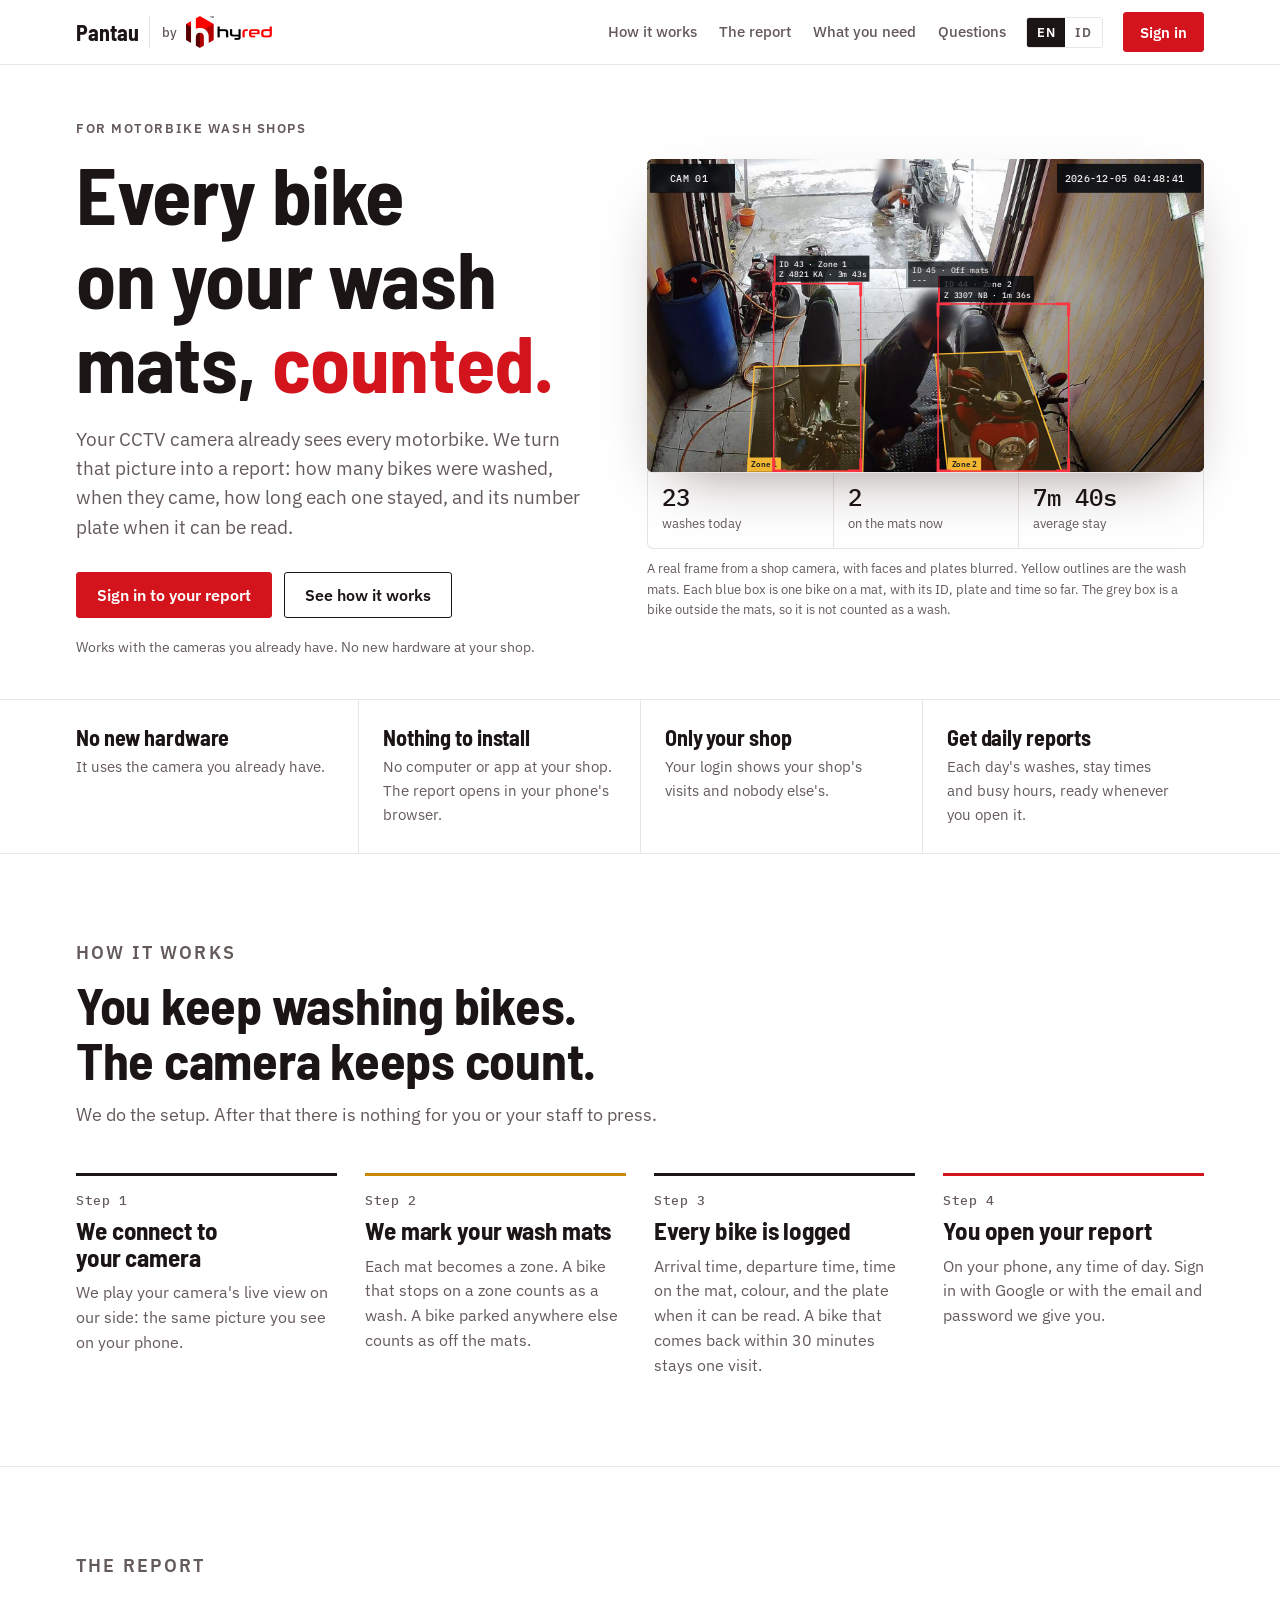
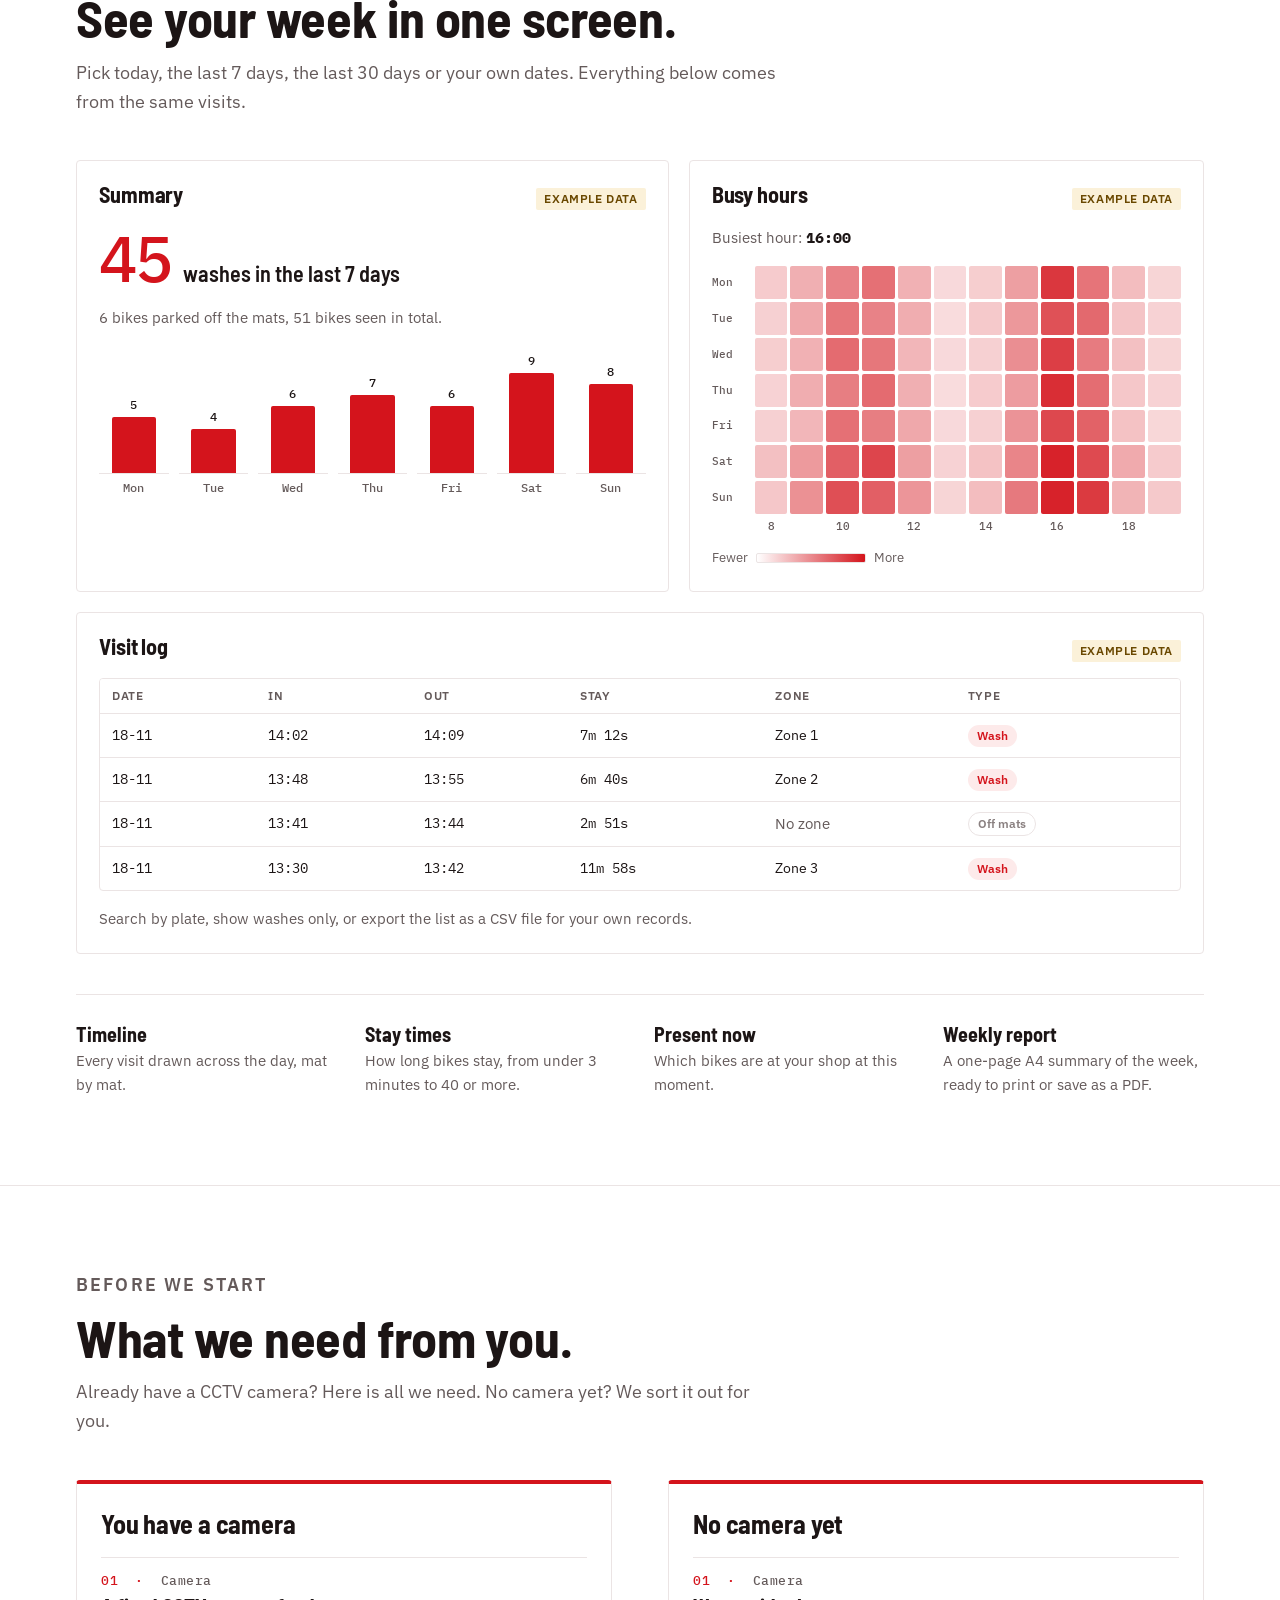
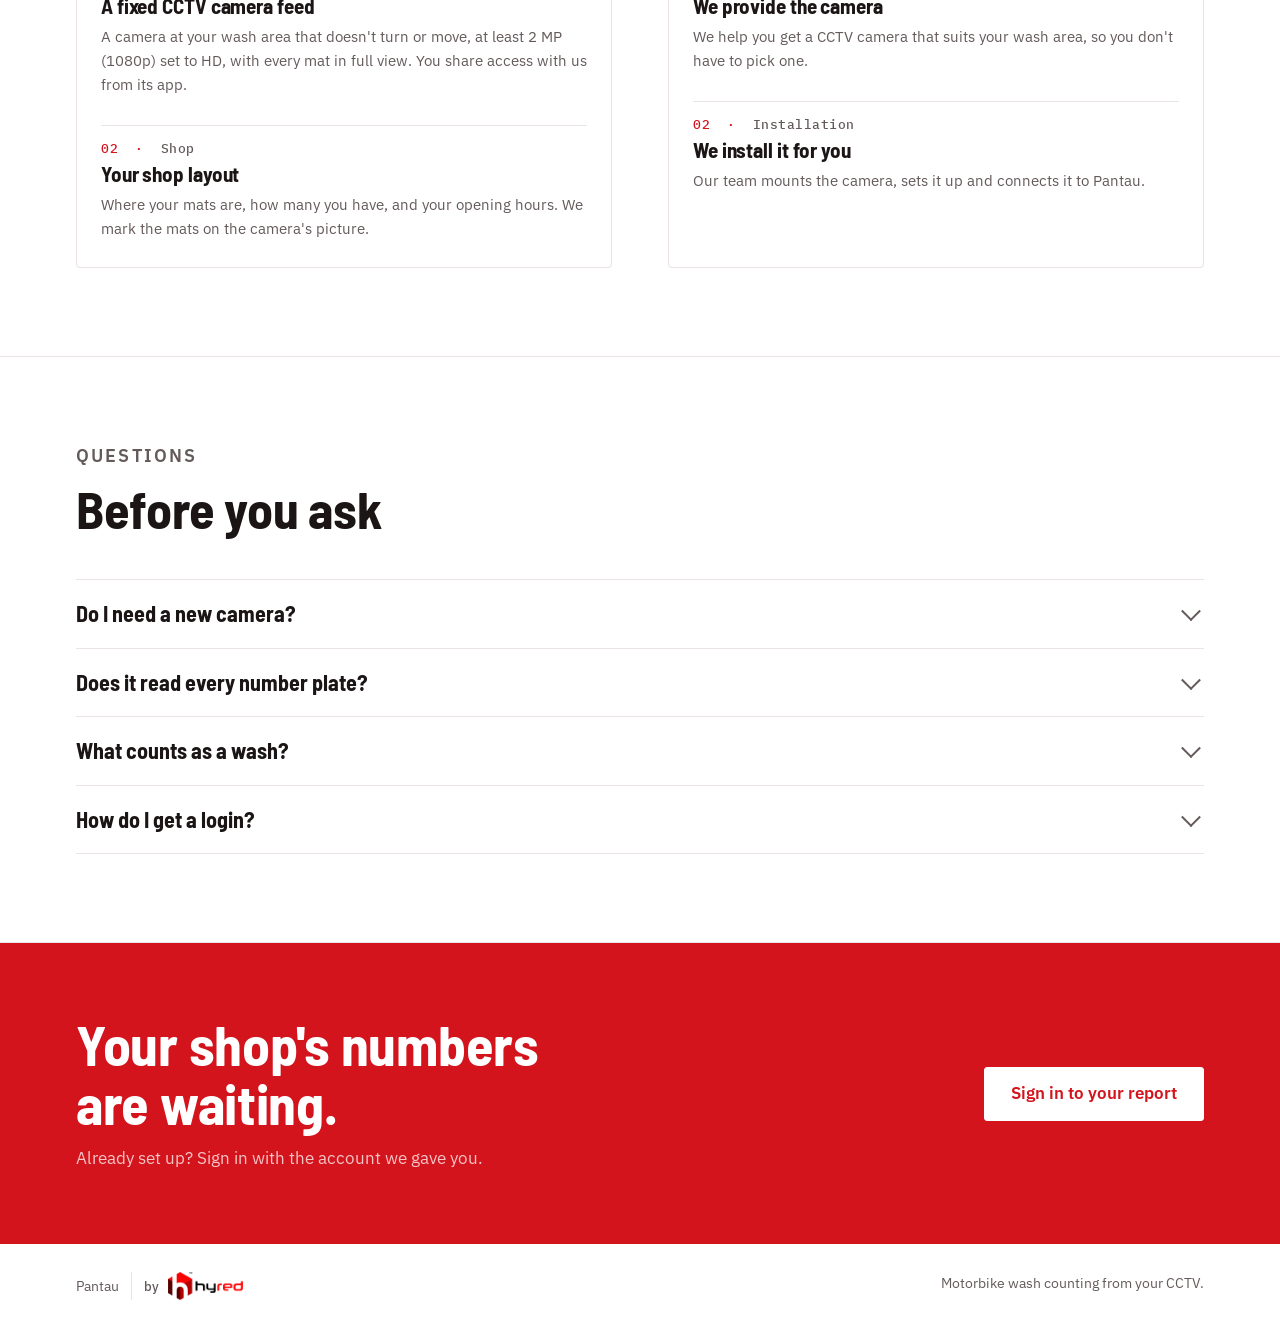
<file: landing.html>
<!doctype html>
<html lang="en">
<head>
<meta charset="utf-8">
<meta name="viewport" content="width=device-width, initial-scale=1, viewport-fit=cover">
<title>Pantau</title>
<meta name="claude:viewport-fit-sides" content="cover">
<meta name="description" content="Your CCTV camera counts every motorbike on your wash mats. Open the report on your phone.">
<link rel="preconnect" href="https://fonts.googleapis.com">
<link rel="preconnect" href="https://fonts.gstatic.com" crossorigin>
<link rel="stylesheet" href="https://fonts.googleapis.com/css2?family=Barlow+Semi+Condensed:wght@600;700&family=IBM+Plex+Mono:wght@500&family=IBM+Plex+Sans:wght@400;500;600&display=swap">
<style>
/* Layout: a camera feed is the hero; below it the page reads like the report itself, a sheet of plain facts, numbers in mono. */
:root{
  /* white and red, one look on every device */
  --bg:#ffffff; --surface:#ffffff; --ink:#1c1515; --muted:#645a5a; --line:#ebe4e4;
  --wash:#d4141c; --wash-ink:#ffffff; --wash-soft:#fdeaea;
  --zone:#c98a00; --zone-soft:#fbf1d9; --zone-ink:#6a4800;
  --off:#8a8080;
  /* camera feed: always a dark video picture */
  --feed-bg:#1a1e21; --feed-ink:#f3eeee; --feed-box:#ff3341; --feed-zone:#f2b632;
  color-scheme:light;
  --display:"Barlow Semi Condensed","Arial Narrow",Arial,sans-serif;
  --body:"IBM Plex Sans",-apple-system,"Segoe UI",Roboto,Arial,sans-serif;
  --mono:"IBM Plex Mono",ui-monospace,Menlo,Consolas,monospace;
  --gutter-l:max(16px, env(safe-area-inset-left, 0px));
  --gutter-r:max(16px, env(safe-area-inset-right, 0px));
}

*{box-sizing:border-box}
html{-webkit-text-size-adjust:100%;scroll-behavior:smooth}
@media (prefers-reduced-motion: reduce){html{scroll-behavior:auto}}
body{margin:0;background:var(--bg);color:var(--ink);font:400 16px/1.6 var(--body);overflow-x:hidden}
h1,h2,h3{font-family:var(--display);font-weight:700;line-height:1.05;margin:0;text-wrap:balance;letter-spacing:-.005em}
p{margin:0}
a{color:var(--wash)}
:focus-visible{outline:2px solid var(--wash);outline-offset:3px}
.num,.mono{font-family:var(--mono);font-variant-numeric:tabular-nums}
.wrap{max-width:1160px;margin:0 auto;padding-left:var(--gutter-l);padding-right:var(--gutter-r)}
.eyebrow{font:600 13px/1.2 var(--body);letter-spacing:.12em;text-transform:uppercase;color:var(--muted)}

/* buttons */
.btn{display:inline-flex;align-items:center;justify-content:center;gap:8px;min-height:46px;padding:0 20px;
  font:600 16px/1 var(--body);text-decoration:none;border:1.5px solid var(--ink);color:var(--ink);background:transparent;
  border-radius:3px;cursor:pointer;transition:background-color .15s,color .15s,transform .15s}
.btn:hover{background:var(--ink);color:var(--bg)}
.btn.primary{background:var(--wash);border-color:var(--wash);color:var(--wash-ink)}
.btn.primary:hover{filter:brightness(.92);background:var(--wash);color:var(--wash-ink)}

/* header */
body::before{content:"";position:fixed;inset:0 0 auto;height:env(safe-area-inset-top, 0px);z-index:10;background:var(--bg)}
.top{position:sticky;top:env(safe-area-inset-top, 0px);z-index:9;background:color-mix(in srgb, var(--bg) 92%, transparent);
  backdrop-filter:saturate(1.4) blur(10px);-webkit-backdrop-filter:saturate(1.4) blur(10px);border-bottom:1px solid var(--line)}
.top .wrap{display:flex;align-items:center;gap:20px;min-height:64px}
.brand{display:flex;align-items:center;gap:10px;text-decoration:none;color:var(--ink);font:700 22px/1 var(--display);margin-right:auto;white-space:nowrap}
/* "by hyred": Pantau is a gethyred product */
.by-hyred{display:inline-flex;align-items:center;gap:8px;padding-left:12px;border-left:1px solid var(--line);
  font:500 13px/1 var(--body);color:var(--muted);letter-spacing:.02em}
.by-hyred img{height:32px;width:auto;display:block}
.foot-brand{display:inline-flex;align-items:center;gap:12px}
.foot-brand .by-hyred img{height:28px}
.nav{display:flex;gap:22px}
.nav a{color:var(--muted);text-decoration:none;font-weight:500;font-size:15px}
.nav a:hover{color:var(--ink)}
.lang{display:inline-flex;border:1px solid var(--line);border-radius:3px;overflow:hidden}
.lang button{font:600 13px/1 var(--body);letter-spacing:.06em;padding:8px 10px;border:0;background:transparent;color:var(--muted);cursor:pointer}
.lang button[aria-pressed="true"]{background:var(--ink);color:var(--bg)}
.top .btn{min-height:40px;padding:0 16px;font-size:15px;white-space:nowrap}
@media (max-width:820px){.nav{display:none}}
@media (max-width:420px){.brand{font-size:19px}.top .wrap{gap:12px}.top .by-hyred{padding-left:8px;gap:6px}.top .by-hyred img{height:26px}}
/* small Androids (360px and less): tighter, so Sign in stays on one line */
@media (max-width:380px){.brand{font-size:18px;gap:8px}.top .wrap{gap:8px}.top .by-hyred{padding-left:7px;gap:4px;font-size:12px}
  .top .by-hyred img{height:22px}.top .lang button{padding:8px 8px}.top .btn{padding:0 11px;font-size:14px}}

/* hero */
.hero{padding-block:56px 40px}
.hero .wrap{display:grid;grid-template-columns:minmax(0,1fr) minmax(0,1.08fr);gap:56px;align-items:center}
.hero h1{font-size:clamp(44px,6.4vw,80px);margin-top:14px}
.hero h1 em{font-style:normal;color:var(--wash)}
.lede{margin-top:22px;font-size:19px;line-height:1.55;color:var(--muted);max-width:34em}
.cta{display:flex;flex-wrap:wrap;gap:12px;margin-top:30px}
.small{margin-top:18px;font-size:14px;color:var(--muted)}
@media (max-width:900px){.hero .wrap{grid-template-columns:minmax(0,1fr);gap:36px}.hero{padding-block:36px 28px}}

/* camera feed */
.feed{margin:0;min-width:0}
.screen{position:relative;width:100%;max-width:100%;aspect-ratio:16/9;background:var(--feed-bg);border-radius:6px;overflow:hidden;
  box-shadow:0 1px 0 var(--line),0 24px 60px -28px rgba(40,10,10,.5)}
.screen canvas{position:absolute;inset:0;width:100%;height:100%;display:block}
.tally{display:grid;grid-template-columns:repeat(3,minmax(0,1fr));gap:1px;background:var(--line);border:1px solid var(--line);border-top:0;
  border-radius:0 0 6px 6px;overflow:hidden;margin-top:-6px;padding-top:6px}
.tally div{background:var(--surface);padding:12px 14px}
.tally b{display:block;font:500 24px/1.1 var(--mono);font-variant-numeric:tabular-nums}
.tally span{font-size:13px;color:var(--muted)}
.feed figcaption{margin-top:10px;font-size:13px;color:var(--muted)}

/* facts strip */
.facts{border-block:1px solid var(--line);background:var(--surface)}
.facts .wrap{display:grid;grid-template-columns:repeat(4,minmax(0,1fr))}
.fact{padding:26px 24px 26px 0;display:grid;gap:6px;align-content:start}
.fact + .fact{padding-left:24px;border-left:1px solid var(--line)}
.fact h3{font-size:22px}
.fact p{font-size:15px;color:var(--muted)}
@media (max-width:900px){
  .facts .wrap{grid-template-columns:repeat(2,minmax(0,1fr))}
  .fact:nth-child(3){padding-left:0;border-left:0}
  .fact:nth-child(n+3){border-top:1px solid var(--line)}
}
@media (max-width:520px){
  .facts .wrap{grid-template-columns:minmax(0,1fr)}
  .fact,.fact + .fact{padding:20px 0;border-left:0}
  .fact + .fact{border-top:1px solid var(--line)}
}

/* sections */
.sec{padding-block:88px}
.sec-head{display:grid;gap:14px;max-width:44em;margin-bottom:44px}
.sec-head h2{font-size:clamp(34px,4.4vw,52px)}
.sec-head p{font-size:18px;color:var(--muted)}
@media (max-width:640px){.sec{padding-block:60px}}

/* how it works: a real sequence */
.steps{list-style:none;margin:0;padding:0;display:grid;grid-template-columns:repeat(4,minmax(0,1fr));gap:28px;counter-reset:step}
.steps li{counter-increment:step;display:grid;gap:10px;align-content:start;padding-top:18px;border-top:3px solid var(--ink);min-width:0}
.steps li::before{content:"Step " counter(step);font:500 13px/1 var(--mono);color:var(--muted);letter-spacing:.04em}
html[lang="id"] .steps li::before{content:"Langkah " counter(step)}
.steps h3{font-size:25px}
.steps p{color:var(--muted);font-size:15.5px}
.steps li:nth-child(2){border-top-color:var(--zone)}
.steps li:last-child{border-top-color:var(--wash)}
@media (max-width:980px){.steps{grid-template-columns:repeat(2,minmax(0,1fr));gap:36px 28px}}
@media (max-width:560px){.steps{grid-template-columns:minmax(0,1fr)}}

/* requirements: what the shop owner provides */
.reqs{list-style:none;margin:0;padding:0;display:grid;grid-template-columns:repeat(4,minmax(0,1fr));gap:36px 28px;counter-reset:req}
.reqs li{counter-increment:req;display:grid;gap:8px;align-content:start;padding-top:16px;border-top:1px solid var(--line);min-width:0}
.req-tag{font:500 13px/1 var(--mono);color:var(--muted);letter-spacing:.04em}
.req-tag::before{content:counter(req, decimal-leading-zero) "\00a0\00a0·\00a0\00a0";color:var(--wash)}
.reqs h3{font-size:21px}
.reqs p{color:var(--muted);font-size:15px}
@media (max-width:980px){.reqs{grid-template-columns:repeat(2,minmax(0,1fr))}}
@media (max-width:560px){.reqs{grid-template-columns:minmax(0,1fr);gap:28px}}
.req-groups{display:grid;grid-template-columns:repeat(2,minmax(0,1fr));gap:40px 56px}
.req-group{display:grid;gap:20px;align-content:start;min-width:0;padding:26px 24px;background:var(--bg);border:1px solid var(--line);border-top:4px solid var(--wash);border-radius:4px}
.req-gh{font-size:26px}
.req-groups .reqs{grid-template-columns:minmax(0,1fr);gap:28px}
@media (max-width:760px){.req-groups{grid-template-columns:minmax(0,1fr);gap:24px}.req-group{padding:22px 18px}}

/* report preview */
.report{background:var(--surface);border-block:1px solid var(--line)}
.sheet{display:grid;grid-template-columns:minmax(0,1.15fr) minmax(0,1fr);gap:20px}
@media (max-width:900px){.sheet{grid-template-columns:minmax(0,1fr)}}
.panel{border:1px solid var(--line);border-radius:4px;background:var(--bg);padding:22px;min-width:0;display:grid;gap:16px;align-content:start}
.panel-h{display:flex;align-items:baseline;justify-content:space-between;gap:12px;flex-wrap:wrap}
.panel-h h3{font-size:22px}
.chip{font:600 12px/1 var(--body);letter-spacing:.05em;text-transform:uppercase;padding:5px 8px;border-radius:2px;background:var(--zone-soft);color:var(--zone-ink);white-space:nowrap}
.big{display:flex;align-items:baseline;gap:12px;flex-wrap:wrap}
.big b{font:500 64px/1 var(--mono);font-variant-numeric:tabular-nums;color:var(--wash);letter-spacing:-.03em}
.big span{font:600 22px/1.2 var(--display);max-width:14em}
.sub{color:var(--muted);font-size:15px}
.bars{display:grid;grid-template-columns:repeat(7,minmax(0,1fr));column-gap:10px;font:500 12px/1 var(--mono);font-variant-numeric:tabular-nums}
.bars .col{height:128px;display:flex;flex-direction:column;justify-content:flex-end;align-items:center;gap:6px;border-bottom:1px solid var(--line)}
.bars .col i{display:block;width:64%;background:var(--wash);border-radius:2px 2px 0 0}
.bars .v{color:var(--ink)}
.bars .d{text-align:center;color:var(--muted);padding-top:8px}

.heat{display:grid;grid-template-columns:40px repeat(12,minmax(0,1fr));gap:3px;font:500 11px/1 var(--mono);color:var(--muted)}
.heat i{display:block;aspect-ratio:1;border-radius:2px;background:color-mix(in srgb, var(--wash) var(--p), var(--surface))}
.heat .rl{align-self:center}
.heat .cl{text-align:center;padding-top:4px}
.legend{display:flex;align-items:center;gap:8px;font-size:13px;color:var(--muted)}
.legend .ramp{width:110px;height:10px;border-radius:2px;background:linear-gradient(90deg,var(--surface),var(--wash));border:1px solid var(--line)}

.tw{overflow-x:auto;border:1px solid var(--line);border-radius:4px;background:var(--surface)}
table{border-collapse:collapse;width:100%;font-size:14px;min-width:420px}
th,td{text-align:left;padding:10px 12px;border-bottom:1px solid var(--line);white-space:nowrap}
th{font:600 12px/1.2 var(--body);letter-spacing:.06em;text-transform:uppercase;color:var(--muted);background:var(--bg)}
tr:last-child td{border-bottom:0}
td.mono{font-size:13.5px}
.plate{font:500 13px/1 var(--mono);padding:4px 7px;border:1.5px solid var(--ink);border-radius:3px;letter-spacing:.04em;display:inline-block}
.plate.none{border-color:var(--line);color:var(--muted)}
.pill{font:600 12px/1 var(--body);padding:5px 9px;border-radius:99px;display:inline-block}
.pill.w{background:var(--wash-soft);color:var(--wash)}
.pill.o{background:transparent;color:var(--off);border:1px solid var(--line)}
.full{grid-column:1/-1}

.tabs{display:flex;flex-wrap:wrap;gap:10px 28px;margin-top:40px;padding-top:28px;border-top:1px solid var(--line)}
.tabs div{display:grid;gap:4px;min-width:0;flex:1 1 200px}
.tabs b{font:700 20px/1.1 var(--display)}
.tabs span{color:var(--muted);font-size:15px}


/* faq */
.faq{display:grid;gap:0;border-top:1px solid var(--line)}
.faq details{border-bottom:1px solid var(--line)}
.faq summary{cursor:pointer;list-style:none;padding:20px 40px 20px 0;position:relative;font:700 22px/1.25 var(--display)}
.faq summary::-webkit-details-marker{display:none}
.faq summary::after{content:"";position:absolute;right:6px;top:50%;width:12px;height:12px;border-right:2px solid var(--muted);border-bottom:2px solid var(--muted);transform:translateY(-70%) rotate(45deg);transition:transform .2s}
.faq details[open] summary::after{transform:translateY(-30%) rotate(-135deg)}
.faq p{padding:0 0 22px;color:var(--muted);max-width:44em}

/* closing band */
.close{background:var(--wash);color:var(--wash-ink)}
.close .btn.primary,.close .btn.primary:hover{background:var(--surface);border-color:var(--surface);color:var(--wash);filter:none}
.close .btn.primary:hover{transform:translateY(-1px)}
.close :focus-visible{outline-color:var(--wash-ink)}
.close .wrap{padding-block:72px;display:flex;align-items:center;justify-content:space-between;gap:28px;flex-wrap:wrap}
.close h2{font-size:clamp(34px,4.6vw,56px);max-width:13em}
.close p{margin-top:12px;opacity:.75;font-size:17px;max-width:34em}
.close .btn.primary{min-height:54px;padding:0 26px;font-size:17px}
footer{padding-block:28px;color:var(--muted);font-size:14px}
footer .wrap{display:flex;justify-content:space-between;gap:12px;flex-wrap:wrap}

@media (prefers-reduced-motion: no-preference){
  .rise{animation:rise .7s cubic-bezier(.2,.7,.2,1) both}
  .rise.d2{animation-delay:.08s}.rise.d3{animation-delay:.16s}.rise.d4{animation-delay:.24s}
  @keyframes rise{from{transform:translateY(10px)}to{transform:none}}
}
</style>
</head>
<body>

<header class="top">
  <div class="wrap">
    <a class="brand" href="#top" aria-label="Pantau by hyred">
      <span data-i18n="brand">Pantau</span>
      <span class="by-hyred"><span data-i18n="byHyred">by</span><img src="img/hyred-logo-wide.png" alt="hyred" width="344" height="128"></span>
    </a>
    <nav class="nav" aria-label="Sections">
      <a href="#how" data-i18n="navHow">How it works</a>
      <a href="#report" data-i18n="navReport">The report</a>
      <a href="#needs" data-i18n="navReq">What you need</a>
      <a href="#faq" data-i18n="navFaq">Questions</a>
    </nav>
    <div class="lang" role="group" aria-label="Language">
      <button type="button" id="langEn" data-lang="en" aria-pressed="true">EN</button>
      <button type="button" id="langId" data-lang="id" aria-pressed="false">ID</button>
    </div>
    <a class="btn primary js-signin" href="https://wash-mat-report.vercel.app/" data-i18n="signIn">Sign in</a>
  </div>
</header>

<main id="top">
  <section class="hero">
    <div class="wrap">
      <div>
        <p class="eyebrow rise" data-i18n="eyebrow">For motorbike wash shops</p>
        <h1 class="rise d2"><span data-i18n="h1a">Every bike on your wash mats,</span> <em data-i18n="h1b">counted.</em></h1>
        <p class="lede rise d3" data-i18n="lede">Your CCTV camera already sees every motorbike. We turn that picture into a report: how many bikes were washed, when they came, how long each one stayed, and its number plate when it can be read.</p>
        <div class="cta rise d4">
          <a class="btn primary js-signin" href="https://wash-mat-report.vercel.app/">
            <span data-i18n="ctaSignIn">Sign in to your report</span>
          </a>
          <a class="btn" href="#how" data-i18n="ctaHow">See how it works</a>
        </div>
        <p class="small rise d4">
          <span data-i18n="smallNote">Works with the cameras you already have. No new hardware at your shop.</span>
        </p>
      </div>

      <figure class="feed">
        <div class="screen"><canvas id="cam" data-src="landing-hero.jpg" aria-label="A shop camera view: two motorbikes on the wash mats, each boxed with its ID, plate and time on the mat, and one bike washed outside the mats." role="img"></canvas></div>
        <div class="tally" aria-live="off">
          <div><b id="tWash" class="num">23</b><span data-i18n="tWash">washes today</span></div>
          <div><b id="tNow" class="num">2</b><span data-i18n="tNow">on the mats now</span></div>
          <div><b id="tAvg" class="num">7m 40s</b><span data-i18n="tAvg">average stay</span></div>
        </div>
        <figcaption data-i18n="caption">A real frame from a shop camera, with faces and plates blurred. Yellow outlines are the wash mats. Each blue box is one bike on a mat, with its ID, plate and time so far. The grey box is a bike outside the mats, so it is not counted as a wash.</figcaption>
      </figure>
    </div>
  </section>

  <section class="facts" aria-label="At a glance">
    <div class="wrap">
      <div class="fact"><h3 data-i18n="f1h">No new hardware</h3><p data-i18n="f1p">It uses the camera you already have.</p></div>
      <div class="fact"><h3 data-i18n="f2h">Nothing to install</h3><p data-i18n="f2p">No computer or app at your shop. The report opens in your phone's browser.</p></div>
      <div class="fact"><h3 data-i18n="f3h">Only your shop</h3><p data-i18n="f3p">Your login shows your shop's visits and nobody else's.</p></div>
      <div class="fact"><h3 data-i18n="f4h">Get daily reports</h3><p data-i18n="f4p">Each day's washes, stay times and busy hours, ready whenever you open it.</p></div>
    </div>
  </section>

  <section class="sec" id="how">
    <div class="wrap">
      <div class="sec-head">
        <p class="eyebrow" data-i18n="howEye">How it works</p>
        <h2 data-i18n="howH">You keep washing bikes. The camera keeps count.</h2>
        <p data-i18n="howP">We do the setup. After that there is nothing for you or your staff to press.</p>
      </div>
      <ol class="steps">
        <li><h3 data-i18n="s1h">We connect to your camera</h3><p data-i18n="s1p">We play your camera's live view on our side: the same picture you see on your phone.</p></li>
        <li><h3 data-i18n="s2h">We mark your wash mats</h3><p data-i18n="s2p">Each mat becomes a zone. A bike that stops on a zone counts as a wash. A bike parked anywhere else counts as off the mats.</p></li>
        <li><h3 data-i18n="s3h">Every bike is logged</h3><p data-i18n="s3p">Arrival time, departure time, time on the mat, colour, and the plate when it can be read. A bike that comes back within 30 minutes stays one visit.</p></li>
        <li><h3 data-i18n="s4h">You open your report</h3><p data-i18n="s4p">On your phone, any time of day. Sign in with Google or with the email and password we give you.</p></li>
      </ol>
    </div>
  </section>

  <section class="sec report" id="report">
    <div class="wrap">
      <div class="sec-head">
        <p class="eyebrow" data-i18n="repEye">The report</p>
        <h2 data-i18n="repH">See your week in one screen.</h2>
        <p data-i18n="repP">Pick today, the last 7 days, the last 30 days or your own dates. Everything below comes from the same visits.</p>
      </div>

      <div class="sheet">
        <div class="panel">
          <div class="panel-h"><h3 data-i18n="pSum">Summary</h3><span class="chip" data-i18n="example">Example data</span></div>
          <div class="big"><b class="num" id="weekTotal">45</b><span data-i18n="weekWashes">washes in the last 7 days</span></div>
          <p class="sub" data-i18n="weekSub">6 bikes parked off the mats, 51 bikes seen in total.</p>
          <div class="bars" id="bars" aria-label="Washes per day, example"></div>
        </div>

        <div class="panel">
          <div class="panel-h"><h3 data-i18n="pHours">Busy hours</h3><span class="chip" data-i18n="example">Example data</span></div>
          <p class="sub"><span data-i18n="busiest">Busiest hour:</span> <b class="num" style="color:var(--ink)">16:00</b></p>
          <div class="heat" id="heat" aria-label="Arrivals by hour and weekday, example"></div>
          <div class="legend"><span data-i18n="fewer">Fewer</span><span class="ramp"></span><span data-i18n="more">More</span></div>
        </div>

        <div class="panel full">
          <div class="panel-h"><h3 data-i18n="pLog">Visit log</h3><span class="chip" data-i18n="example">Example data</span></div>
          <div class="tw">
            <table>
              <thead><tr>
                <th data-i18n="cDate">Date</th><th data-i18n="cIn">In</th><th data-i18n="cOut">Out</th><th data-i18n="cStay">Stay</th><th data-i18n="cZone">Zone</th><th data-i18n="cType">Type</th>
              </tr></thead>
              <tbody>
                <tr><td class="mono">18-11</td><td class="mono">14:02</td><td class="mono">14:09</td><td class="mono">7m 12s</td><td><span data-i18n="zone">Zone</span> 1</td><td><span class="pill w" data-i18n="wash">Wash</span></td></tr>
                <tr><td class="mono">18-11</td><td class="mono">13:48</td><td class="mono">13:55</td><td class="mono">6m 40s</td><td><span data-i18n="zone">Zone</span> 2</td><td><span class="pill w" data-i18n="wash">Wash</span></td></tr>
                <tr><td class="mono">18-11</td><td class="mono">13:41</td><td class="mono">13:44</td><td class="mono">2m 51s</td><td class="sub" data-i18n="noZone">No zone</td><td><span class="pill o" data-i18n="offMats">Off mats</span></td></tr>
                <tr><td class="mono">18-11</td><td class="mono">13:30</td><td class="mono">13:42</td><td class="mono">11m 58s</td><td><span data-i18n="zone">Zone</span> 3</td><td><span class="pill w" data-i18n="wash">Wash</span></td></tr>
              </tbody>
            </table>
          </div>
          <p class="sub" data-i18n="logNote">Search by plate, show washes only, or export the list as a CSV file for your own records.</p>
        </div>
      </div>

      <div class="tabs">
        <div><b data-i18n="t1">Timeline</b><span data-i18n="t1p">Every visit drawn across the day, mat by mat.</span></div>
        <div><b data-i18n="t2">Stay times</b><span data-i18n="t2p">How long bikes stay, from under 3 minutes to 40 or more.</span></div>
        <div><b data-i18n="t3">Present now</b><span data-i18n="t3p">Which bikes are at your shop at this moment.</span></div>
        <div><b data-i18n="t4">Weekly report</b><span data-i18n="t4p">A one-page A4 summary of the week, ready to print or save as a PDF.</span></div>
      </div>
    </div>
  </section>

  <section class="sec" id="needs">
    <div class="wrap">
      <div class="sec-head">
        <p class="eyebrow" data-i18n="reqEye">Before we start</p>
        <h2 data-i18n="reqH">What we need from you.</h2>
        <p data-i18n="reqP">Already have a CCTV camera? Here is all we need. No camera yet? We sort it out for you.</p>
      </div>
      <div class="req-groups">
        <div class="req-group">
          <h3 class="req-gh" data-i18n="hasCamH">You have a camera</h3>
          <ol class="reqs">
            <li><span class="req-tag" data-i18n="gCam">Camera</span><h3 data-i18n="rc1b">A fixed CCTV camera feed</h3><p data-i18n="rc1s">A camera at your wash area that doesn't turn or move, at least 2 MP (1080p) set to HD, with every mat in full view. You share access with us from its app.</p></li>
            <li><span class="req-tag" data-i18n="gShop">Shop</span><h3 data-i18n="rc2b">Your shop layout</h3><p data-i18n="rc2s">Where your mats are, how many you have, and your opening hours. We mark the mats on the camera's picture.</p></li>
          </ol>
        </div>
        <div class="req-group">
          <h3 class="req-gh" data-i18n="noCamH">No camera yet</h3>
          <ol class="reqs">
            <li><span class="req-tag" data-i18n="gCam">Camera</span><h3 data-i18n="rn1b">We provide the camera</h3><p data-i18n="rn1s">We help you get a CCTV camera that suits your wash area, so you don't have to pick one.</p></li>
            <li><span class="req-tag" data-i18n="gInstall">Installation</span><h3 data-i18n="rn2b">We install it for you</h3><p data-i18n="rn2s">Our team mounts the camera, sets it up and connects it to Pantau.</p></li>
          </ol>
        </div>
      </div>
    </div>
  </section>

  <section class="sec report" id="faq">
    <div class="wrap">
      <div class="sec-head"><p class="eyebrow" data-i18n="faqEye">Questions</p><h2 data-i18n="faqH">Before you ask</h2></div>
      <div class="faq">
        <details><summary data-i18n="q1">Do I need a new camera?</summary><p data-i18n="a1">No. If you can watch your wash area on your phone today, we can count from that camera. It should see the whole of each mat from above or from the side.</p></details>
        <details><summary data-i18n="q2">Does it read every number plate?</summary><p data-i18n="a2">No. It reads a plate when the camera sees it clearly enough. A bike whose plate can't be read is still counted, with its colour and times.</p></details>
        <details><summary data-i18n="q3">What counts as a wash?</summary><p data-i18n="a3">A bike that stops inside one of your mat zones. A bike that parks outside the zones is listed as off the mats, so it doesn't inflate your wash count.</p></details>
        <details><summary data-i18n="q4">How do I get a login?</summary><p data-i18n="a4">We set it up with your shop. Send us the Google account (Gmail) of each person who needs the report and we add them. Then press Sign in on this page.</p></details>
      </div>
    </div>
  </section>

  <section class="close">
    <div class="wrap">
      <div>
        <h2 data-i18n="closeH">Your shop's numbers are waiting.</h2>
        <p data-i18n="closeP">Already set up? Sign in with the account we gave you.</p>
      </div>
      <a class="btn primary js-signin" href="https://wash-mat-report.vercel.app/">
        <span data-i18n="ctaSignIn">Sign in to your report</span>
      </a>
    </div>
  </section>
</main>

<footer>
  <div class="wrap">
    <span class="foot-brand"><span data-i18n="brand">Pantau</span> <span class="by-hyred"><span data-i18n="byHyred">by</span><img src="img/hyred-logo-wide.png" alt="hyred" width="344" height="128"></span></span>
    <span data-i18n="foot">Motorbike wash counting from your CCTV.</span>
  </div>
</footer>

<script>
(() => {
  /* Where "Sign in" goes: the report page, at /app on the same site (Firebase
     Hosting). Opened straight from a file, it goes to the live one instead. */
  const REPORT_URL = location.protocol === 'file:' ? 'https://pantau-gethyred.web.app/app' : '/app';
  document.querySelectorAll('.js-signin').forEach(a => { a.href = REPORT_URL; });

  /* ---------- text, English and Bahasa Indonesia ---------- */
  const T = {
    en: {},
    id: {
      brand: 'Pantau', byHyred: 'oleh', navHow: 'Cara kerja', navReport: 'Laporan', navReq: 'Persyaratan', navFaq: 'Pertanyaan', signIn: 'Masuk',
      eyebrow: 'Untuk usaha cuci motor', h1a: 'Setiap motor di area cuci Anda,', h1b: 'tercatat.',
      lede: 'Kamera CCTV Anda sudah melihat setiap motor. Kami mengubah gambarnya menjadi laporan: berapa motor yang dicuci, kapan datang, berapa lama tiap motor, dan plat nomornya jika terbaca.',
      ctaSignIn: 'Masuk ke laporan Anda', ctaHow: 'Lihat cara kerjanya',
      smallNote: 'Bisa dipakai dengan kamera yang sudah Anda punya. Tanpa alat baru di toko.',
      tWash: 'motor dicuci hari ini', tNow: 'di area cuci sekarang', tAvg: 'rata-rata durasi',
      caption: 'Gambar asli dari kamera toko, wajah dan plat disamarkan. Garis kuning adalah area cuci. Tiap kotak biru adalah satu motor di area cuci, dengan ID, plat, dan lamanya sejauh ini. Kotak abu-abu adalah motor di luar area cuci, jadi tidak dihitung sebagai cucian.',
      f1h: 'Tanpa alat baru', f1p: 'Memakai kamera yang sudah Anda punya.',
      f2h: 'Tidak perlu instal', f2p: 'Tanpa komputer atau aplikasi di toko. Laporan dibuka di browser HP.',
      f3h: 'Hanya toko Anda', f3p: 'Akun Anda hanya menampilkan kunjungan toko Anda sendiri.',
      f4h: 'Dapatkan laporan harian', f4p: 'Jumlah cucian, durasi, dan jam sibuk setiap hari, siap kapan pun Anda buka.',
      howEye: 'Cara kerja', howH: 'Anda tetap mencuci motor. Kamera yang menghitung.',
      howP: 'Kami yang memasang. Setelah itu, tidak ada yang perlu Anda atau karyawan tekan.',
      s1h: 'Kami terhubung ke kamera Anda', s1p: 'Kami memutar tampilan langsung kamera Anda di sisi kami: gambar yang sama dengan yang Anda lihat di HP Anda.',
      s2h: 'Kami tandai area cuci', s2p: 'Setiap alas cuci menjadi satu zona. Motor yang berhenti di zona dihitung sebagai cucian. Motor yang parkir di tempat lain dihitung di luar area cuci.',
      s3h: 'Setiap motor tercatat', s3p: 'Waktu masuk, waktu keluar, lama di area cuci, warna, dan plat jika terbaca. Motor yang kembali dalam 30 menit tetap dihitung satu kunjungan.',
      s4h: 'Anda buka laporannya', s4p: 'Dari HP, kapan saja. Masuk dengan Google atau dengan email dan kata sandi dari kami.',
      repEye: 'Laporan', repH: 'Lihat minggu Anda dalam satu layar.',
      repP: 'Pilih hari ini, 7 hari, 30 hari, atau tanggal sendiri. Semua di bawah ini berasal dari kunjungan yang sama.',
      pSum: 'Ringkasan', example: 'Data contoh', weekWashes: 'motor dicuci dalam 7 hari terakhir',
      weekSub: '6 motor parkir di luar area cuci, total 51 motor terdeteksi.',
      pHours: 'Jam sibuk', busiest: 'Jam tersibuk:', fewer: 'Sepi', more: 'Ramai',
      pLog: 'Riwayat kunjungan', cDate: 'Tanggal', cPlate: 'Plat', cColor: 'Warna', cIn: 'Masuk', cOut: 'Keluar', cStay: 'Durasi', cZone: 'Zona', cType: 'Jenis',
      red: 'Merah', black: 'Hitam', white: 'Putih', blue: 'Biru', zone: 'Zona', wash: 'Cuci', offMats: 'Di luar area', noZone: 'Tanpa zona', unread: 'tidak terbaca',
      logNote: 'Cari berdasarkan plat, tampilkan hanya yang dicuci, atau ekspor daftar sebagai file CSV untuk catatan Anda.',
      t1: 'Linimasa', t1p: 'Setiap kunjungan digambar sepanjang hari, per area cuci.',
      t2: 'Durasi', t2p: 'Berapa lama motor tinggal, dari di bawah 3 menit sampai 40 menit atau lebih.',
      t3: 'Di lokasi sekarang', t3p: 'Motor mana saja yang ada di toko Anda saat ini.',
      t4: 'Laporan mingguan', t4p: 'Ringkasan seminggu dalam satu halaman A4, siap dicetak atau disimpan sebagai PDF.',
      reqEye: 'Sebelum mulai', reqH: 'Yang kami perlukan dari Anda.',
      reqP: 'Sudah punya kamera CCTV? Ini saja yang kami perlukan. Belum punya kamera? Kami yang urus.',
      gCam: 'Kamera', gShop: 'Toko', gInstall: 'Pemasangan',
      hasCamH: 'Sudah punya kamera', noCamH: 'Belum punya kamera',
      rc1b: 'Rekaman CCTV dari kamera tetap', rc1s: 'Kamera di area cuci yang tidak berputar atau bergeser, minimal 2 MP (1080p) mode HD, dan setiap alas cuci terlihat penuh. Anda bagikan aksesnya ke kami lewat aplikasinya.',
      rc2b: 'Denah toko Anda', rc2s: 'Letak alas cuci, jumlahnya, dan jam buka toko. Alas cuci kami tandai di gambar kamera.',
      rn1b: 'Kami sediakan kameranya', rn1s: 'Kami bantu carikan kamera CCTV yang cocok untuk area cuci Anda, jadi Anda tidak perlu memilih sendiri.',
      rn2b: 'Kami pasangkan untuk Anda', rn2s: 'Tim kami memasang kamera, mengaturnya, dan menghubungkannya ke Pantau.',
      faqEye: 'Pertanyaan', faqH: 'Yang sering ditanyakan',
      q1: 'Apakah perlu kamera baru?', a1: 'Tidak. Jika hari ini Anda bisa melihat area cuci dari HP, kami bisa menghitung dari kamera itu. Kamera harus melihat seluruh alas cuci dari atas atau dari samping.',
      q2: 'Apakah semua plat nomor terbaca?', a2: 'Tidak. Plat dibaca jika kamera melihatnya cukup jelas. Motor yang platnya tidak terbaca tetap dihitung, lengkap dengan warna dan waktunya.',
      q3: 'Apa yang dihitung sebagai cucian?', a3: 'Motor yang berhenti di dalam salah satu zona area cuci. Motor yang parkir di luar zona dicatat sebagai di luar area cuci, jadi tidak menambah jumlah cucian.',
      q4: 'Bagaimana cara dapat akun?', a4: 'Kami siapkan saat memasang toko Anda. Kirim akun Google (Gmail) setiap orang yang perlu laporan, lalu kami tambahkan. Setelah itu tekan Masuk di halaman ini.',
      closeH: 'Angka toko Anda sudah menunggu.', closeP: 'Sudah dipasang? Masuk dengan akun dari kami.',
      foot: 'Penghitungan cuci motor dari CCTV Anda.'
    }
  };
  const nodes = [...document.querySelectorAll('[data-i18n]')];
  nodes.forEach(n => { if (!(n.dataset.i18n in T.en)) T.en[n.dataset.i18n] = n.textContent; });
  let lang = 'en';
  const setLang = l => {
    lang = T[l] ? l : 'en';
    document.documentElement.lang = lang;
    nodes.forEach(n => { const k = n.dataset.i18n, s = k in T[lang] ? T[lang][k] : T.en[k]; if (s != null) n.textContent = s; });
    document.querySelectorAll('.lang button').forEach(b => b.setAttribute('aria-pressed', String(b.dataset.lang === lang)));
    drawBars(); drawHeat();
    try { localStorage.setItem('wmr-lang', lang); } catch (e) {}
  };
  document.querySelectorAll('.lang button').forEach(b => b.addEventListener('click', () => setLang(b.dataset.lang)));

  /* ---------- report preview: example numbers only ---------- */
  const DAYS = { en: ['Mon', 'Tue', 'Wed', 'Thu', 'Fri', 'Sat', 'Sun'], id: ['Sen', 'Sel', 'Rab', 'Kam', 'Jum', 'Sab', 'Min'] };
  const WEEK = [5, 4, 6, 7, 6, 9, 8];
  document.getElementById('weekTotal').textContent = WEEK.reduce((a, b) => a + b, 0);
  function drawBars() {
    const max = Math.max(...WEEK);
    const cols = WEEK.map(v => `<div class="col"><span class="v">${v}</span><i style="height:${Math.round(100 * v / max)}px"></i></div>`).join('');
    document.getElementById('bars').innerHTML = cols + DAYS[lang].map(d => `<span class="d">${d}</span>`).join('');
  }
  function drawHeat() {
    const hours = [8, 9, 10, 11, 12, 13, 14, 15, 16, 17, 18, 19];
    let s = '';
    DAYS[lang].forEach((d, di) => {
      s += `<span class="rl">${d}</span>`;
      hours.forEach(h => {
        const morning = Math.exp(-((h - 10.5) ** 2) / 2.2), evening = Math.exp(-((h - 16.2) ** 2) / 1.6);
        const weekend = di >= 5 ? 1.35 : 1, lull = h === 13 ? 0.6 : 1;
        const v = Math.min(1, (0.12 + 0.55 * morning + 0.8 * evening) * weekend * lull * (0.85 + ((di * 7 + h * 3) % 5) * 0.05));
        s += `<i style="--p:${Math.round(8 + v * 86)}%" title="${d} ${h}:00"></i>`;
      });
    });
    s += '<span></span>' + hours.map(h => `<span class="cl">${h % 2 === 0 ? h : ''}</span>`).join('');
    document.getElementById('heat').innerHTML = s;
  }

  let saved = null;
  try { saved = localStorage.getItem('wmr-lang'); } catch (e) {}
  if (!saved && /^id\b/i.test(navigator.language || '')) saved = 'id';
  setLang(saved || 'en');

  /* ---------- the camera feed: a real frame from a shop camera, with the detector's marks drawn live ---------- */
  const cv = document.getElementById('cam'), ctx = cv.getContext('2d');
  const VW = 1152, VH = 648;
  const reduce = matchMedia('(prefers-reduced-motion: reduce)').matches;
  const FEED = (() => { const cs = getComputedStyle(document.documentElement); const g = k => cs.getPropertyValue(k).trim();
    return { bg: g('--feed-bg'), box: g('--feed-box'), zone: g('--feed-zone'), ink: g('--feed-ink'), off: '#b9c2ca' }; })();
  const photo = new Image();
  photo.onload = () => render(clock);
  photo.src = cv.dataset.src;

  // wash mats, traced on the photo
  const ZONES = [
    [[222, 430], [452, 426], [446, 648], [208, 648]],
    [[596, 404], [772, 398], [858, 648], [622, 648]]
  ];
  // bikes in the frame; `since` = seconds already on the mat when the page opens
  const BIKES = [
    { id: 43, zone: 1, plate: 'Z 4821 KA', box: [262, 258, 442, 646], since: 222 },
    { id: 44, zone: 2, plate: 'Z 3307 NB', box: [602, 300, 872, 646], since: 95 },
    { id: 45, zone: 0, plate: '---', box: [536, 2, 668, 206], since: 0 }
  ];
  const fmt = s => `${Math.floor(s / 60)}m ${String(Math.floor(s % 60)).padStart(2, '0')}s`;
  const ease = x => 1 - Math.pow(1 - Math.min(1, Math.max(0, x)), 3);

  function label(x, top, bottom, lines, col) {
    ctx.font = '500 17px "IBM Plex Mono", ui-monospace, Menlo, monospace';
    const w = Math.max(...lines.map(l => ctx.measureText(l).width)) + 18, h = lines.length * 22 + 10;
    const lx = Math.max(6, Math.min(VW - w - 6, x));
    const ly = top - h - 4 < 72 ? bottom + 6 : top - h - 4;   // keep clear of the clock bar
    ctx.fillStyle = 'rgba(8,12,16,.84)'; ctx.fillRect(lx, ly, w, h);
    ctx.fillStyle = col; ctx.fillRect(lx, ly, 4, h);
    ctx.fillStyle = FEED.ink; lines.forEach((l, k) => ctx.fillText(l, lx + 12, ly + 23 + k * 22));
  }
  function brackets(x1, y1, x2, y2, col, dashed) {
    ctx.strokeStyle = col; ctx.lineWidth = 3; ctx.setLineDash(dashed ? [9, 7] : []);
    ctx.strokeRect(x1, y1, x2 - x1, y2 - y1); ctx.setLineDash([]);
    const c = Math.min(26, (x2 - x1) / 4); ctx.lineWidth = 6; ctx.beginPath();
    [[x1, y1, 1, 1], [x2, y1, -1, 1], [x1, y2, 1, -1], [x2, y2, -1, -1]].forEach(([x, y, dx, dy]) => {
      ctx.moveTo(x + c * dx, y); ctx.lineTo(x, y); ctx.lineTo(x, y + c * dy); });
    ctx.stroke();
  }

  function render(now) {
    ctx.setTransform(cv.width / VW, 0, 0, cv.height / VH, 0, 0);
    ctx.fillStyle = FEED.bg; ctx.fillRect(0, 0, VW, VH);
    if (photo.complete && photo.naturalWidth) ctx.drawImage(photo, 0, 0, VW, VH);
    const T = lang === 'id' ? { zone: 'Zona', off: 'Di luar area' } : { zone: 'Zone', off: 'Off mats' };
    const pulse = reduce ? 0.5 : 0.5 + 0.5 * Math.sin(now * 2.4);

    ZONES.forEach((p, zi) => {
      const busy = BIKES.some(b => b.zone === zi + 1);
      ctx.beginPath(); p.forEach(([x, y], k) => k ? ctx.lineTo(x, y) : ctx.moveTo(x, y)); ctx.closePath();
      ctx.fillStyle = `rgba(242,182,50,${busy ? 0.10 + 0.10 * pulse : 0.05})`; ctx.fill();
      ctx.strokeStyle = FEED.zone; ctx.lineWidth = 3; ctx.stroke();
      ctx.font = '600 17px "IBM Plex Sans", -apple-system, sans-serif';
      const zt = `${T.zone} ${zi + 1}`, zw = ctx.measureText(zt).width + 16;
      ctx.fillStyle = FEED.zone; ctx.fillRect(p[3][0], p[3][1] - 30, zw, 28);
      ctx.fillStyle = '#1a1e21'; ctx.fillText(zt, p[3][0] + 8, p[3][1] - 10);
    });

    BIKES.forEach((b, k) => {
      const a = reduce ? 1 : ease((now - 0.35 - k * 0.3) / 0.7);   // boxes lock on one after another
      if (a <= 0) return;
      const [x1, y1, x2, y2] = b.box, g = (1 - a) * 40;
      ctx.globalAlpha = a;
      const col = b.zone ? FEED.box : FEED.off;
      brackets(x1 - g, y1 - g, x2 + g, y2 + g, col, !b.zone);
      const l1 = `ID ${b.id} · ${b.zone ? `${T.zone} ${b.zone}` : T.off}`;
      const l2 = b.zone ? `${b.plate} · ${fmt(b.since + now)}` : b.plate;
      label(x1, y1, y2, [l1, l2], col);
      ctx.globalAlpha = 1;
    });

    // camera overlay: these two boxes sit over the camera's own logo and date stamp
    ctx.fillStyle = 'rgba(8,12,16,.9)'; ctx.fillRect(6, 10, 176, 60);
    ctx.fillStyle = '#ff4d4d'; ctx.beginPath(); ctx.arc(30, 40, 7, 0, Math.PI * 2);
    if (reduce || Math.floor(now * 1.2) % 2 === 0) ctx.fill();
    ctx.font = '500 21px "IBM Plex Mono", ui-monospace, monospace'; ctx.fillStyle = FEED.ink; ctx.fillText('CAM 01', 48, 48);
    const d = new Date(), p2 = n => String(n).padStart(2, '0');
    const ts = `${d.getFullYear()}-${p2(d.getMonth() + 1)}-${p2(d.getDate())} ${p2(d.getHours())}:${p2(d.getMinutes())}:${p2(d.getSeconds())}`;
    ctx.fillStyle = 'rgba(8,12,16,.9)'; ctx.fillRect(848, 10, 298, 60);
    ctx.fillStyle = FEED.ink; ctx.fillText(ts, 864, 48);
  }

  function fit() {
    const r = cv.getBoundingClientRect(), dpr = Math.min(2, window.devicePixelRatio || 1);
    const w = Math.max(1, Math.round(r.width * dpr)), h = Math.max(1, Math.round(r.height * dpr));
    if (cv.width !== w || cv.height !== h) { cv.width = w; cv.height = h; }
  }
  fit();
  let clock = 0, last = performance.now(), visible = true;
  render(clock);
  addEventListener('resize', () => { fit(); render(clock); });
  if ('IntersectionObserver' in window) new IntersectionObserver(es => { visible = es[0].isIntersecting; }).observe(cv);
  if (document.fonts) document.fonts.ready.then(() => render(clock));
  document.querySelectorAll('.lang button').forEach(b => b.addEventListener('click', () => render(clock)));
  if (!reduce) {
    const loop = t => {
      const dt = Math.min(0.1, (t - last) / 1000); last = t;
      if (visible && !document.hidden) { clock += dt; render(clock); }
      requestAnimationFrame(loop);
    };
    requestAnimationFrame(loop);
  } else {
    setInterval(() => { clock += 1; render(clock); }, 1000);
  }
})();
</script>
</body>
</html>
</file>
